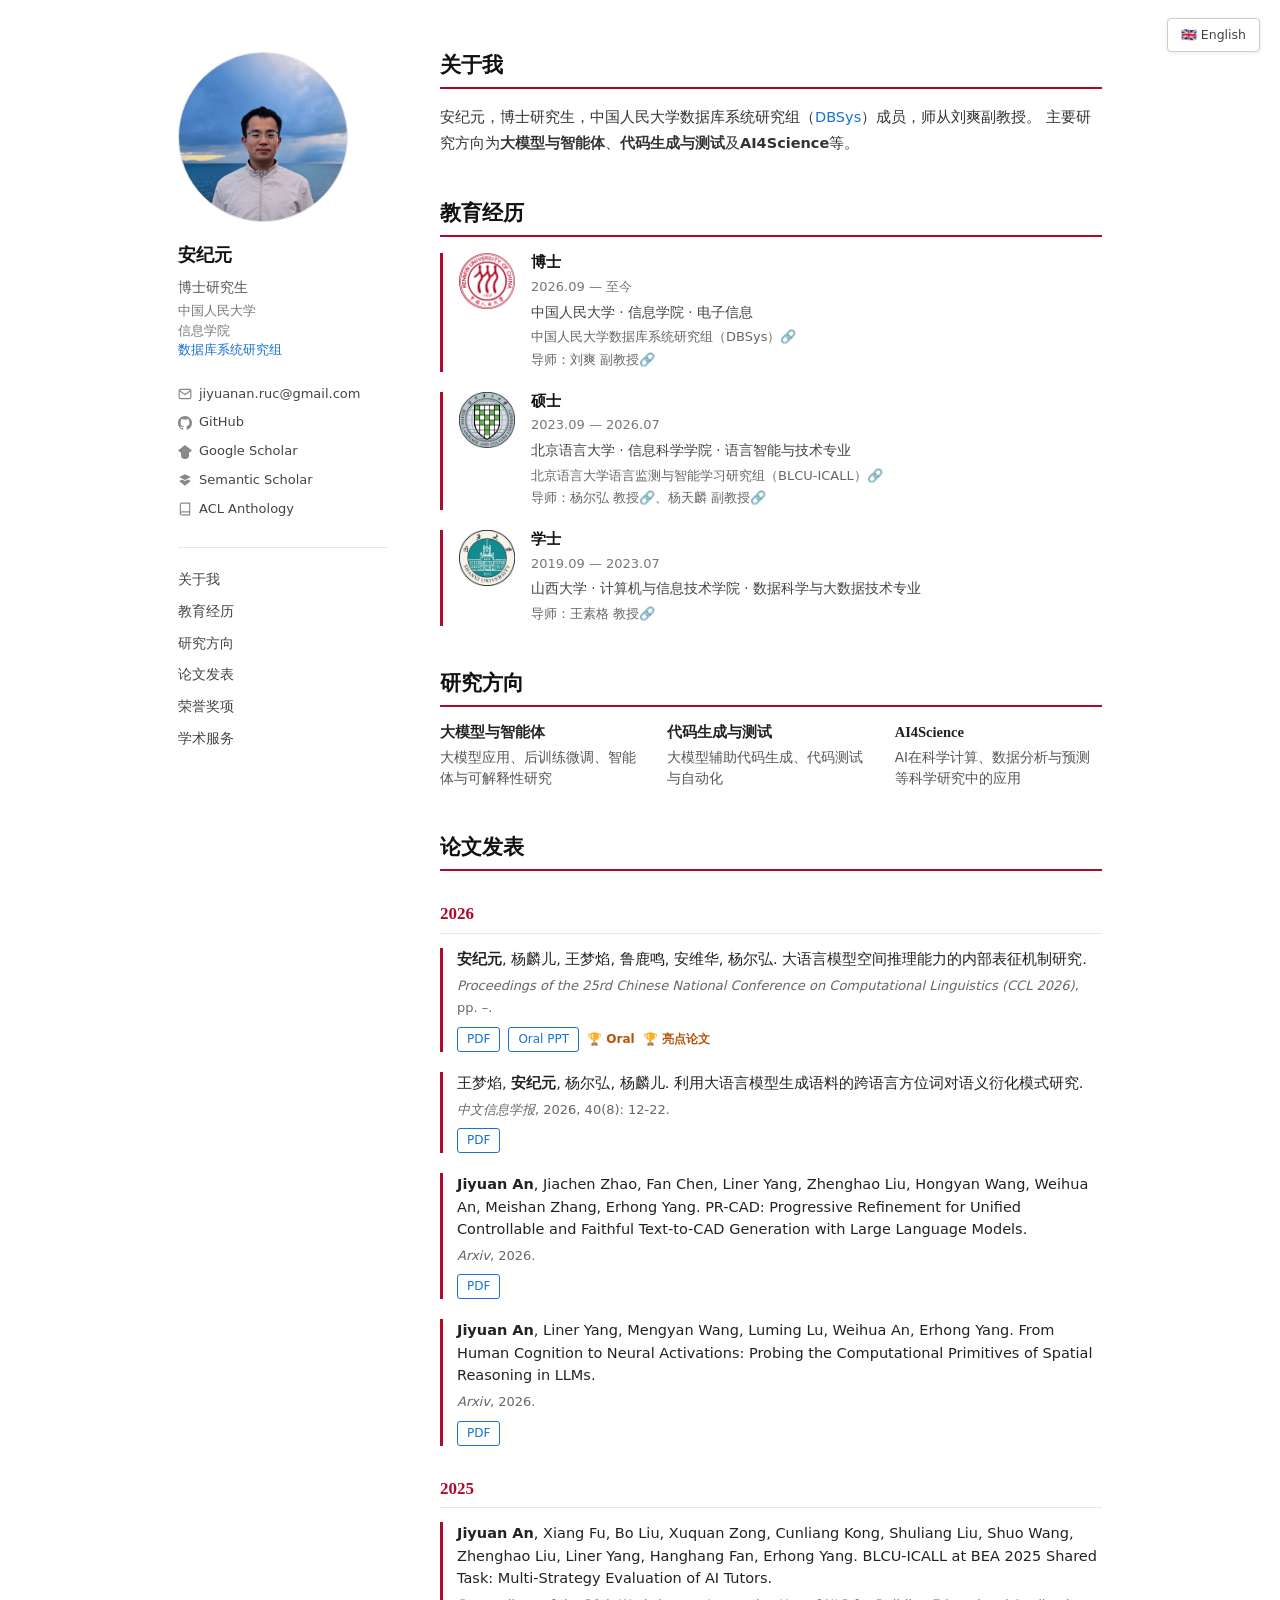
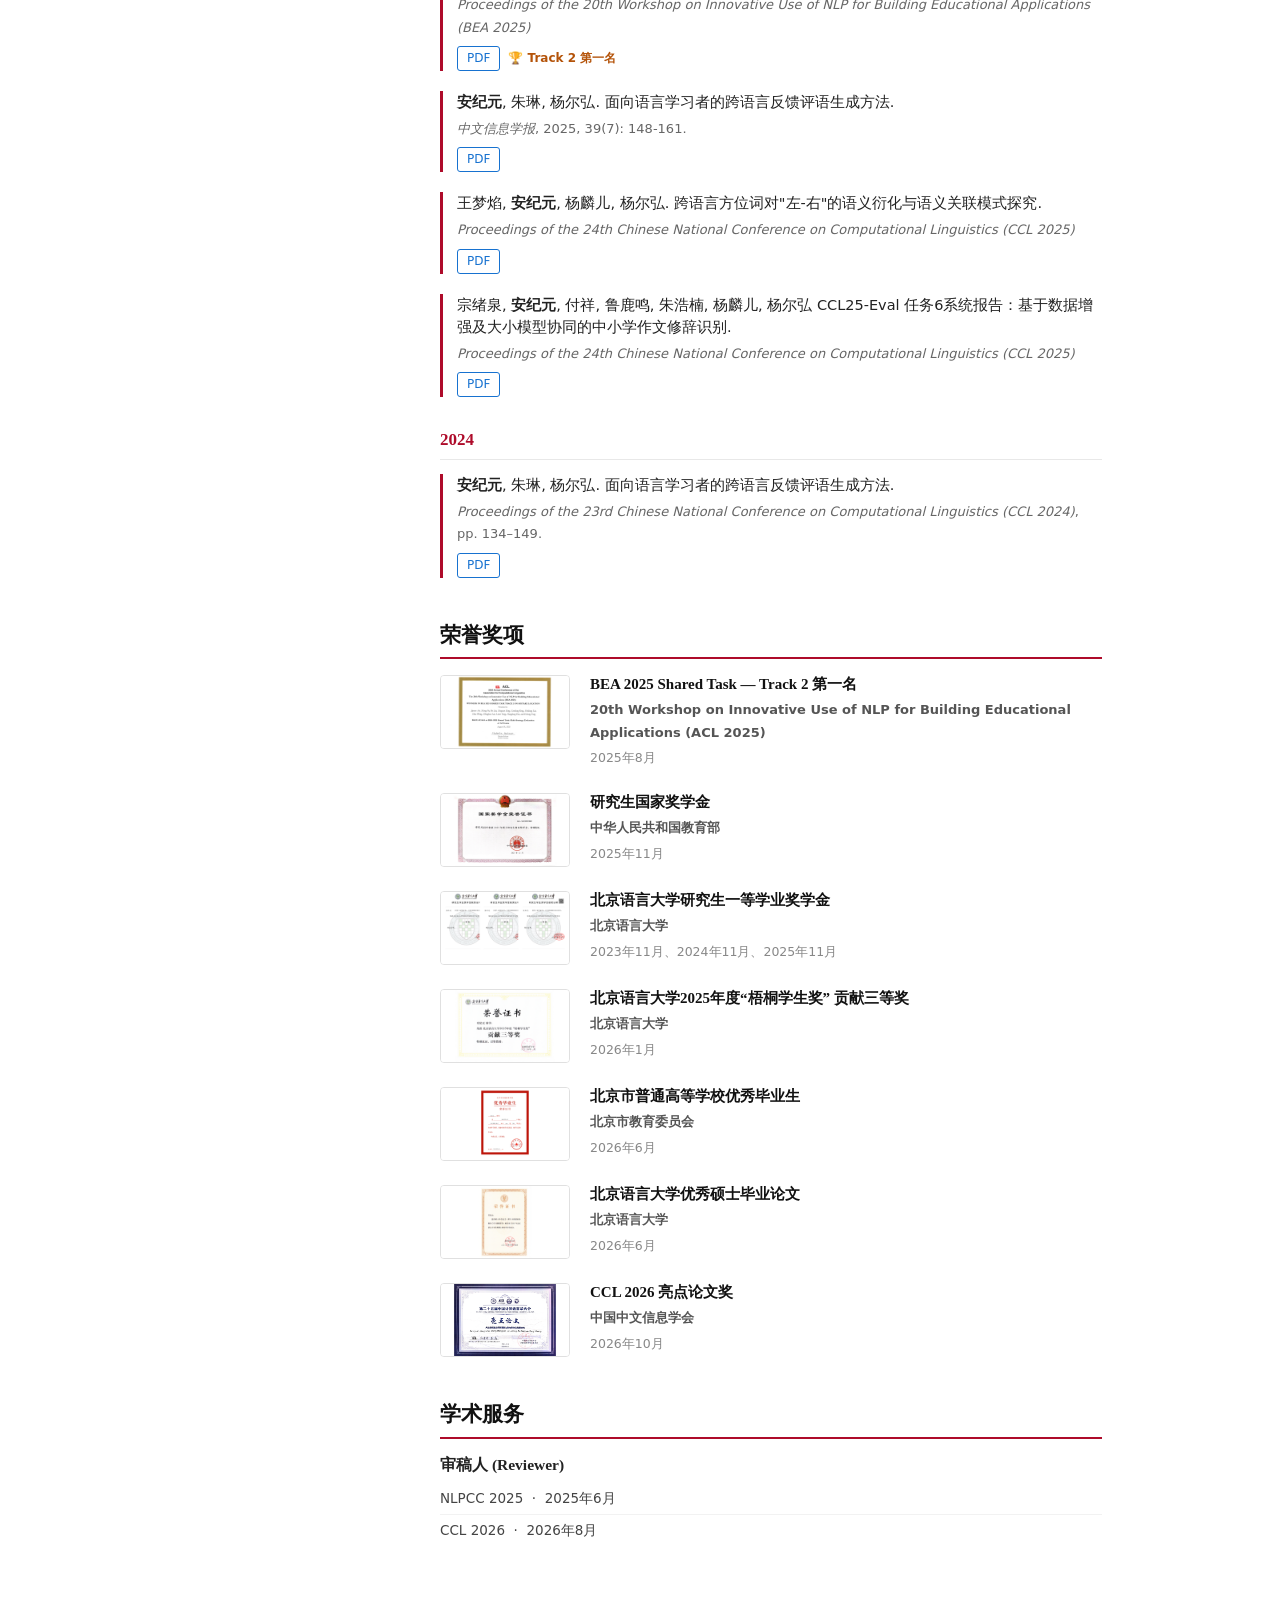
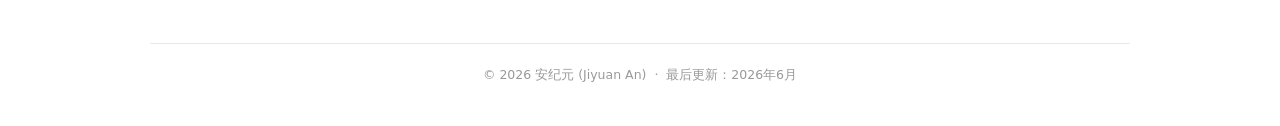
<file: index.html>
<!DOCTYPE html>
<html lang="zh-CN">
<head>
<meta charset="UTF-8" />
<meta name="viewport" content="width=device-width, initial-scale=1" />
<title>安纪元 | Jiyuan An</title>
<meta name="description" content="安纪元，中国人民大学博士研究生。" />
<link rel="stylesheet" href="./styles/main.css" />
<link rel="stylesheet" href="./styles/dark-mode.css" />
</head>
<body>

<!-- 语言切换 -->
<div class="lang-switch">
  <a href="./index-en.html">🇬🇧 English</a>
</div>

<div class="page">

  <!-- 侧边栏 -->
  <aside class="sidebar">
    <div class="sidebar-inner">
      <img class="avatar" src="./assets/images/profile.jpg" alt="安纪元" />
      <div class="sidebar-name">安纪元</div>
      <div class="sidebar-title">博士研究生</div>
      <div class="sidebar-affil">
        中国人民大学<br />
        信息学院<br />
        <a href="https://ruc-deke.github.io/dbsys/" target="_blank" rel="noreferrer">数据库系统研究组</a>
      </div>

      <div class="contact-links">
        <a class="contact-link" href="mailto:jiyuanan.ruc@gmail.com">
          <svg viewBox="0 0 24 24" fill="none" stroke="currentColor" stroke-width="2">
            <path d="M4 4h16c1.1 0 2 .9 2 2v12c0 1.1-.9 2-2 2H4c-1.1 0-2-.9-2-2V6c0-1.1.9-2 2-2z"></path>
            <polyline points="22,6 12,13 2,6"></polyline>
          </svg>
          jiyuanan.ruc@gmail.com
        </a>
        <a class="contact-link" href="https://github.com/JiyuanAn" target="_blank" rel="noreferrer">
          <svg viewBox="0 0 24 24" fill="currentColor">
            <path d="M12 0c-6.626 0-12 5.373-12 12 0 5.302 3.438 9.8 8.207 11.387.599.111.793-.261.793-.577v-2.234c-3.338.726-4.033-1.416-4.033-1.416-.546-1.387-1.333-1.756-1.333-1.756-1.089-.745.083-.729.083-.729 1.205.084 1.839 1.237 1.839 1.237 1.07 1.834 2.807 1.304 3.492.997.107-.775.418-1.305.762-1.604-2.665-.305-5.467-1.334-5.467-5.931 0-1.311.469-2.381 1.236-3.221-.124-.303-.535-1.524.117-3.176 0 0 1.008-.322 3.301 1.23.957-.266 1.983-.399 3.003-.404 1.02.005 2.047.138 3.006.404 2.291-1.552 3.297-1.23 3.297-1.23.653 1.653.242 2.874.118 3.176.77.84 1.235 1.911 1.235 3.221 0 4.609-2.807 5.624-5.479 5.921.43.372.823 1.102.823 2.222v3.293c0 .319.192.694.801.576 4.765-1.589 8.199-6.086 8.199-11.386 0-6.627-5.373-12-12-12z"/>
          </svg>
          GitHub
        </a>
        <a class="contact-link" href="https://scholar.google.com/citations?user=q-O2LUIAAAAJ" target="_blank" rel="noreferrer">
          <svg viewBox="0 0 24 24" fill="currentColor">
            <path d="M5.242 13.769L0 9.5 12 0l12 9.5-5.242 4.269C17.548 11.249 14.978 9.5 12 9.5c-2.977 0-5.548 1.748-6.758 4.269zM12 10a7 7 0 1 0 0 14 7 7 0 0 0 0-14z"/>
          </svg>
          Google Scholar
        </a>
        <a class="contact-link" href="https://www.semanticscholar.org/author/Jiyuan-An/2285341491" target="_blank" rel="noreferrer">
          <svg viewBox="0 0 24 24" fill="currentColor">
            <path d="M12 2L2 7l10 5 10-5-10-5zm0 9l2.5-1.25L12 8.5l-2.5 1.25L12 11zm0 2.5l-5-2.5-5 2.5L12 22l10-8.5-5-2.5-5 2.5z"/>
          </svg>
          Semantic Scholar
        </a>
        <a class="contact-link" href="https://aclanthology.org/people/jiyuan-an/" target="_blank" rel="noreferrer">
          <svg viewBox="0 0 24 24" fill="none" stroke="currentColor" stroke-width="2">
            <path d="M4 19.5A2.5 2.5 0 0 1 6.5 17H20"></path>
            <path d="M6.5 2H20v20H6.5A2.5 2.5 0 0 1 4 19.5v-15A2.5 2.5 0 0 1 6.5 2z"></path>
          </svg>
          ACL Anthology
        </a>
      </div>

      <nav class="sidebar-nav">
        <a href="#about">关于我</a>
        <a href="#education">教育经历</a>
        <a href="#research">研究方向</a>
        <a href="#publications">论文发表</a>
        <a href="#awards">荣誉奖项</a>
        <a href="#service">学术服务</a>
      </nav>
    </div>
  </aside>

  <!-- 主内容区 -->
  <main class="main">

    <section id="about">
      <h2 class="section-title">关于我</h2>
      <div class="about-text">
        <p>
          安纪元，博士研究生，中国人民大学数据库系统研究组（<a href="https://ruc-deke.github.io/dbsys/" target="_blank" rel="noreferrer">DBSys</a>）成员，师从刘爽副教授。
          主要研究方向为<strong>大模型与智能体</strong>、<strong>代码生成与测试</strong>及<strong>AI4Science</strong>等。 
        </p>
        <!-- <p>
          研究兴趣主要集中在大语言模型应用与可解释性、代码生成与测试、AI4Science等领域，
          目前专注于探索大语言模型在教育和代码领域的应用，以及如何提升模型的可控性与可解释性。
        </p> -->
      </div>
    </section>

    <section id="education">
      <h2 class="section-title">教育经历</h2>
      <div class="edu-list">
        <div class="edu-item">
          <img class="edu-logo" src="./assets/images/RUC.png" alt="中国人民大学" />
          <div class="edu-body">
            <h3>博士</h3>
            <div class="edu-meta">2026.09 — 至今</div>
            <div class="edu-inst">中国人民大学 · 信息学院 · 电子信息</div>
            <div class="edu-note">中国人民大学数据库系统研究组（DBSys）<a href="https://ruc-deke.github.io/dbsys/" target="_blank" rel="noreferrer">🔗</a></div>
            <div class="edu-note">导师：刘爽 副教授<a href="https://liushuangcs.github.io/" target="_blank" rel="noreferrer">🔗</a></div>
          </div>
        </div>
        <div class="edu-item">
          <img class="edu-logo" src="./assets/images/BLCU.jpg" alt="北京语言大学" />
          <div class="edu-body">
            <h3>硕士</h3>
            <div class="edu-meta">2023.09 — 2026.07</div>
            <div class="edu-inst">北京语言大学 · 信息科学学院 · 语言智能与技术专业</div>
            <div class="edu-note">北京语言大学语言监测与智能学习研究组（BLCU-ICALL）<a href="https://blcuicall.org/" target="_blank" rel="noreferrer">🔗</a></div>
            <div class="edu-note">导师：杨尔弘 教授<a href="https://blcuicall.org/teachers/yangerhong/" target="_blank" rel="noreferrer">🔗</a>、杨天麟 副教授<a href="https://tianlinyang.github.io/" target="_blank" rel="noreferrer">🔗</a></div>
          </div>
        </div>
        <div class="edu-item">
          <img class="edu-logo" src="./assets/images/SXU.jpg" alt="山西大学" />
          <div class="edu-body">
            <h3>学士</h3>
            <div class="edu-meta">2019.09 — 2023.07</div>
            <div class="edu-inst">山西大学 · 计算机与信息技术学院 · 数据科学与大数据技术专业</div>
            <div class="edu-note">导师：王素格 教授<a href="https://cs.sxu.edu.cn/faculty/professor/1430/index.htm" target="_blank" rel="noreferrer">🔗</a></div>
          </div>
        </div>
      </div>
    </section>

    <section id="research">
      <h2 class="section-title">研究方向</h2>
      <div class="research-grid">
        <div class="research-item">
          <h3>大模型与智能体</h3>
          <p>大模型应用、后训练微调、智能体与可解释性研究</p>
        </div>
        <div class="research-item">
          <h3>代码生成与测试</h3>
          <p>大模型辅助代码生成、代码测试与自动化</p>
        </div>
        <div class="research-item">
          <h3>AI4Science</h3>
          <p>AI在科学计算、数据分析与预测等科学研究中的应用</p>
        </div>
      </div>
    </section>

    <section id="publications">
      <h2 class="section-title">论文发表</h2>

      <div class="pub-year">2026</div>

      <div class="pub-item">
        <div class="pub-title">
          <strong>安纪元</strong>, 杨麟儿, 王梦焰, 鲁鹿鸣, 安维华, 杨尔弘.
          大语言模型空间推理能力的内部表征机制研究.
        </div>
        <div class="pub-venue"><em>Proceedings of the 25rd Chinese National Conference on Computational Linguistics (CCL 2026)</em>, pp. –.</div>
        <div class="pub-links">
          <a class="pub-link" href="./papers/CCL2026_0657.pdf" target="_blank" rel="noreferrer">PDF</a>
          <a class="pub-link" href="./slides/大语言模型空间推理能力的内部表征机制研究汇报_20261017_安纪元_V9.pdf" target="_blank" rel="noreferrer">Oral PPT</a>
          <span class="pub-award">🏆 Oral</span>
          <span class="pub-award">🏆 亮点论文</span>
        </div>
      </div>

      <div class="pub-item">
        <div class="pub-title">
          王梦焰, <strong>安纪元</strong>, 杨尔弘, 杨麟儿.
          利用大语言模型生成语料的跨语言方位词对语义衍化模式研究.
        </div>
        <div class="pub-venue"><em>中文信息学报</em>, 2026, 40(8): 12-22.</div>
        <div class="pub-links">
          <a class="pub-link" href="./papers/JoCIP_202608.pdf" target="_blank" rel="noreferrer">PDF</a>
        </div>
      </div>

      <div class="pub-item">
        <div class="pub-title">
          <strong>Jiyuan An</strong>, Jiachen Zhao, Fan Chen, Liner Yang, Zhenghao Liu, Hongyan Wang, Weihua An, Meishan Zhang, Erhong Yang.
          PR-CAD: Progressive Refinement for Unified Controllable and Faithful Text-to-CAD Generation with Large Language Models.
        </div>
        <div class="pub-venue"><em>Arxiv</em>, 2026.</div>
        <div class="pub-links">
          <a class="pub-link" href="https://arxiv.org/pdf/2604.19773" target="_blank" rel="noreferrer">PDF</a>
        </div>
      </div>

      <div class="pub-item">
        <div class="pub-title">
          <strong>Jiyuan An</strong>, Liner Yang, Mengyan Wang, Luming Lu, Weihua An, Erhong Yang.
          From Human Cognition to Neural Activations: Probing the Computational Primitives of Spatial Reasoning in LLMs.
        </div>
        <div class="pub-venue"><em>Arxiv</em>, 2026.</div>
        <div class="pub-links">
          <a class="pub-link" href="https://arxiv.org/pdf/2603.26323" target="_blank" rel="noreferrer">PDF</a>
        </div>
      </div>

      <div class="pub-year">2025</div>

      <div class="pub-item">
        <div class="pub-title">
          <strong>Jiyuan An</strong>, Xiang Fu, Bo Liu, Xuquan Zong, Cunliang Kong, Shuliang Liu, Shuo Wang, Zhenghao Liu, Liner Yang, Hanghang Fan, Erhong Yang.
          BLCU-ICALL at BEA 2025 Shared Task: Multi-Strategy Evaluation of AI Tutors.
        </div>
        <div class="pub-venue"><em>Proceedings of the 20th Workshop on Innovative Use of NLP for Building Educational Applications (BEA 2025)</em></div>
        <div class="pub-links">
          <a class="pub-link" href="https://aclanthology.org/2025.bea-1.84.pdf" target="_blank" rel="noreferrer">PDF</a>
          <span class="pub-award">🏆 Track 2 第一名</span>
        </div>
      </div>

      <div class="pub-item">
        <div class="pub-title">
          <strong>安纪元</strong>, 朱琳, 杨尔弘.
          面向语言学习者的跨语言反馈评语生成方法.
        </div>
        <div class="pub-venue"><em>中文信息学报</em>, 2025, 39(7): 148-161.</div>
        <div class="pub-links">
          <a class="pub-link" href="./papers/JoCIP_202507.pdf" target="_blank" rel="noreferrer">PDF</a>
        </div>
      </div>

      <div class="pub-item">
        <div class="pub-title">
          王梦焰, <strong>安纪元</strong>, 杨麟儿, 杨尔弘.
          跨语言方位词对"左-右"的语义衍化与语义关联模式探究.
        </div>
        <div class="pub-venue"><em>Proceedings of the 24th Chinese National Conference on Computational Linguistics (CCL 2025)</em></div>
        <div class="pub-links">
          <a class="pub-link" href="https://aclanthology.org/2025.ccl-1.52.pdf" target="_blank" rel="noreferrer">PDF</a>
        </div>
      </div>

      <div class="pub-item">
        <div class="pub-title">
          宗绪泉, <strong>安纪元</strong>, 付祥, 鲁鹿鸣, 朱浩楠, 杨麟儿, 杨尔弘
          CCL25-Eval 任务6系统报告：基于数据增强及大小模型协同的中小学作文修辞识别.
        </div>
        <div class="pub-venue"><em>Proceedings of the 24th Chinese National Conference on Computational Linguistics (CCL 2025)</em></div>
        <div class="pub-links">
          <a class="pub-link" href="https://aclanthology.org/2025.ccl-2.28.pdf" target="_blank" rel="noreferrer">PDF</a>
        </div>
      </div>

      <div class="pub-year">2024</div>

      <div class="pub-item">
        <div class="pub-title">
          <strong>安纪元</strong>, 朱琳, 杨尔弘.
          面向语言学习者的跨语言反馈评语生成方法.
        </div>
        <div class="pub-venue"><em>Proceedings of the 23rd Chinese National Conference on Computational Linguistics (CCL 2024)</em>, pp. 134–149.</div>
        <div class="pub-links">
          <a class="pub-link" href="https://aclanthology.org/2024.ccl-1.10.pdf" target="_blank" rel="noreferrer">PDF</a>
        </div>
      </div>

    </section>

    <section id="awards">
      <h2 class="section-title">荣誉奖项</h2>
      <div class="awards-list">
        <div class="award-item">
          <img class="award-img" src="./assets/images/BEA_ST_2025.png" alt="BEA 2025 Award" />
          <div class="award-body">
            <h3>BEA 2025 Shared Task — Track 2 第一名</h3>
            <div class="award-org">20th Workshop on Innovative Use of NLP for Building Educational Applications (ACL 2025)</div>
            <div class="award-date">2025年8月</div>
          </div>
        </div>
        <div class="award-item">
          <img class="award-img" src="./assets/images/M_GJJXJ.png" alt="国家奖学金" />
          <div class="award-body">
            <h3>研究生国家奖学金</h3>
            <div class="award-org">中华人民共和国教育部</div>
            <div class="award-date">2025年11月</div>
          </div>
        </div>
        <div class="award-item">
          <img class="award-img" src="./assets/images/M_XYJXJ.png" alt="学业奖学金" />
          <div class="award-body">
            <h3>北京语言大学研究生一等学业奖学金</h3>
            <div class="award-org">北京语言大学</div>
            <div class="award-date">2023年11月、2024年11月、2025年11月</div>
          </div>
        </div>
        <div class="award-item">
          <img class="award-img" src="./assets/images/M_WTJXJ.png" alt="梧桐学生奖" />
          <div class="award-body">
            <h3>北京语言大学2025年度“梧桐学生奖” 贡献三等奖</h3>
            <div class="award-org">北京语言大学</div>
            <div class="award-date">2026年1月</div>
          </div>
        </div>
        <div class="award-item">
          <img class="award-img" src="./assets/images/M_YXBYS.png" alt="优秀毕业生" />
          <div class="award-body">
            <h3>北京市普通高等学校优秀毕业生</h3>
            <div class="award-org">北京市教育委员会</div>
            <div class="award-date">2026年6月</div>
          </div>
        </div>
        <div class="award-item">
          <img class="award-img" src="./assets/images/M_YXBYLW.png" alt="优秀毕业论文" />
          <div class="award-body">
            <h3>北京语言大学优秀硕士毕业论文</h3>
            <div class="award-org">北京语言大学</div>
            <div class="award-date">2026年6月</div>
          </div>
        </div>
        <div class="award-item">
          <img class="award-img" src="./assets/images/CCL_2026.png" alt="亮点论文" />
          <div class="award-body">
            <h3>CCL 2026 亮点论文奖</h3>
            <div class="award-org">中国中文信息学会</div>
            <div class="award-date">2026年10月</div>
          </div>
        </div>
      </div>
    </section>

    <section id="service">
      <h2 class="section-title">学术服务</h2>
      <div class="service-group">
        <h3>审稿人 (Reviewer)</h3>
        <ul>
          <li>NLPCC 2025 &nbsp;·&nbsp; 2025年6月</li>
          <li>CCL 2026 &nbsp;·&nbsp; 2026年8月</li>
        </ul>
      </div>
    </section>

  </main>
</div>

<footer>
  <p>&copy; 2026 安纪元 (Jiyuan An) &nbsp;·&nbsp; 最后更新：2026年6月</p>
</footer>

<script src="./scripts/main.js"></script>
</body>
</html>
</file>
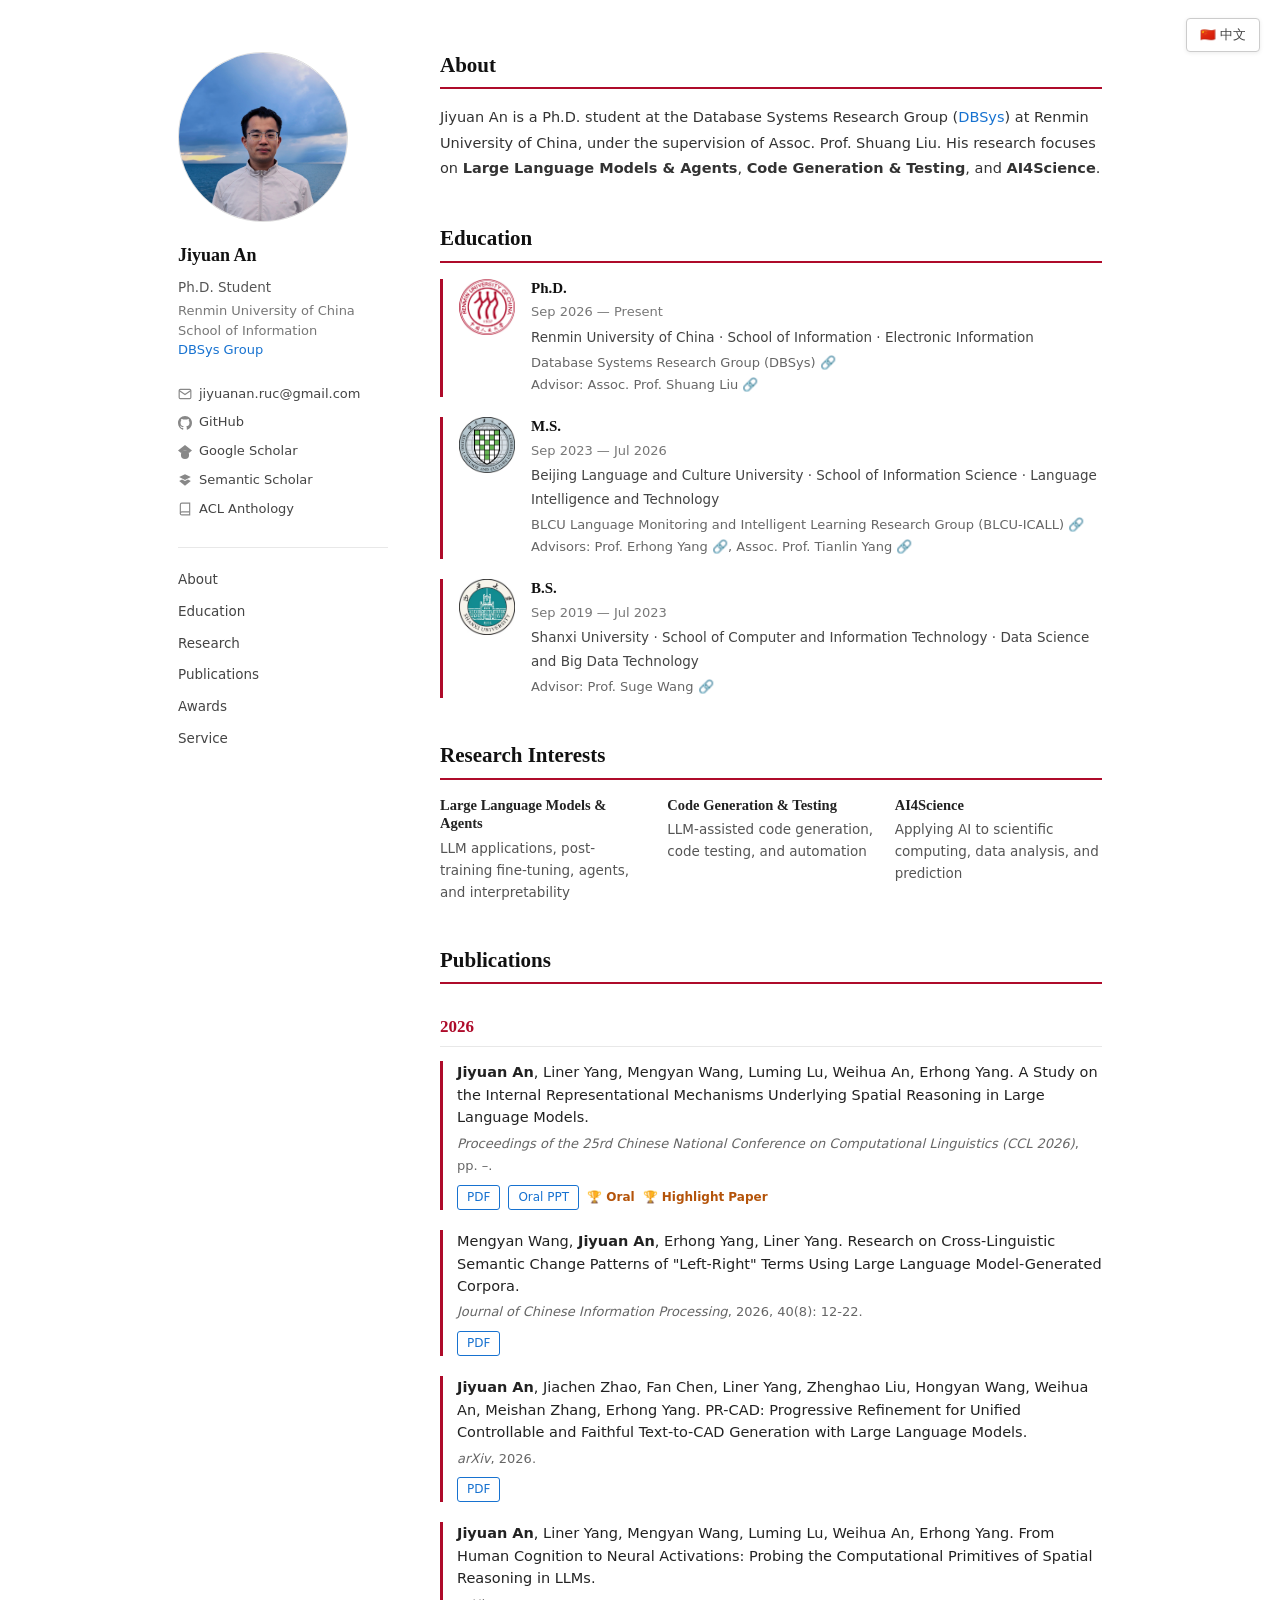
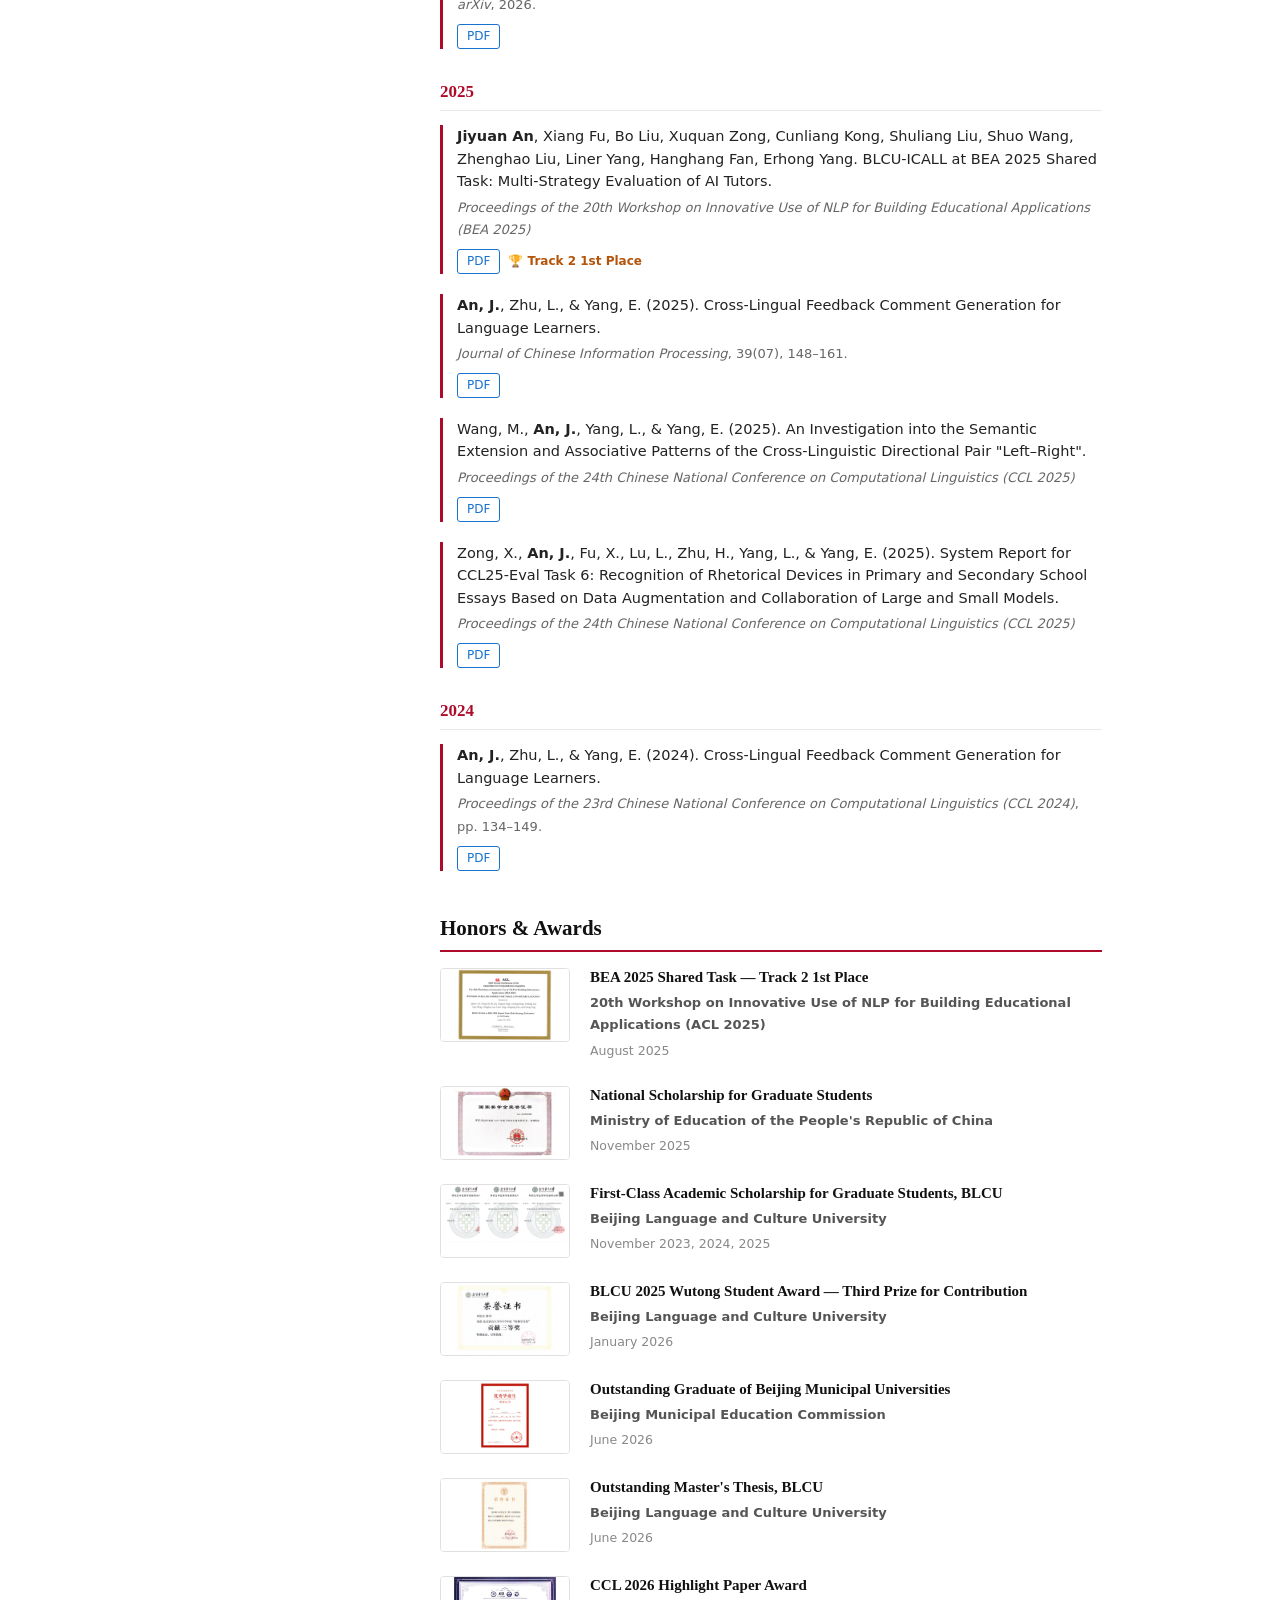
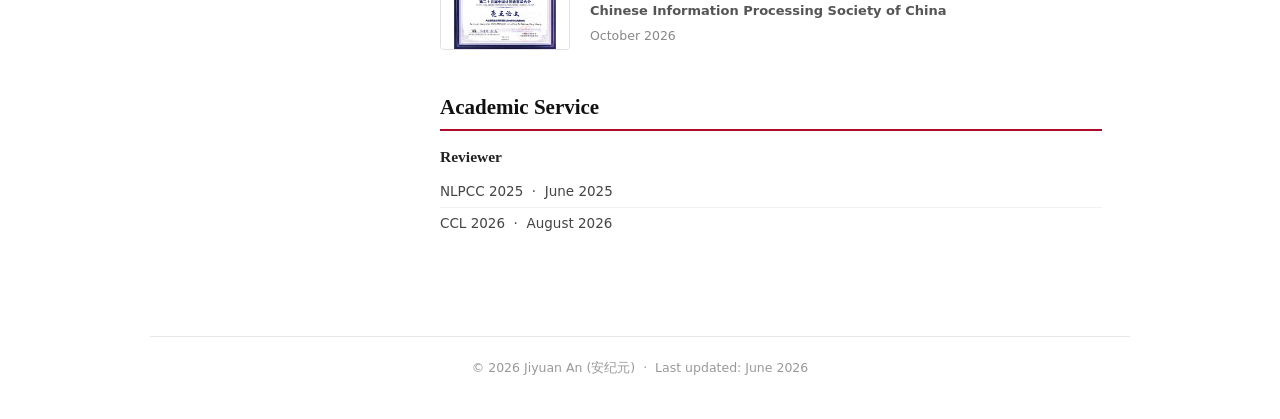
<file: index-en.html>
<!DOCTYPE html>
<html lang="en">
<head>
<meta charset="UTF-8" />
<meta name="viewport" content="width=device-width, initial-scale=1" />
<title>Jiyuan An | 安纪元</title>
<meta name="description" content="Jiyuan An, Ph.D. student at Renmin University of China. Research interests: LLMs, Code Generation &amp; Testing, AI4Science." />
<link rel="stylesheet" href="./styles/main.css" />
<link rel="stylesheet" href="./styles/dark-mode.css" />
</head>
<body>

<!-- Language Switch -->
<div class="lang-switch">
  <a href="./index.html">🇨🇳 中文</a>
</div>

<div class="page">

  <!-- Sidebar -->
  <aside class="sidebar">
    <div class="sidebar-inner">
      <img class="avatar" src="./assets/images/profile.jpg" alt="Jiyuan An" />
      <div class="sidebar-name">Jiyuan An</div>
      <div class="sidebar-title">Ph.D. Student</div>
      <div class="sidebar-affil">
        Renmin University of China<br />
        School of Information<br />
        <a href="https://ruc-deke.github.io/dbsys/" target="_blank" rel="noreferrer">DBSys Group</a>
      </div>

      <div class="contact-links">
        <a class="contact-link" href="mailto:jiyuanan.ruc@gmail.com">
          <svg viewBox="0 0 24 24" fill="none" stroke="currentColor" stroke-width="2">
            <path d="M4 4h16c1.1 0 2 .9 2 2v12c0 1.1-.9 2-2 2H4c-1.1 0-2-.9-2-2V6c0-1.1.9-2 2-2z"></path>
            <polyline points="22,6 12,13 2,6"></polyline>
          </svg>
          jiyuanan.ruc@gmail.com
        </a>
        <a class="contact-link" href="https://github.com/JiyuanAn" target="_blank" rel="noreferrer">
          <svg viewBox="0 0 24 24" fill="currentColor">
            <path d="M12 0c-6.626 0-12 5.373-12 12 0 5.302 3.438 9.8 8.207 11.387.599.111.793-.261.793-.577v-2.234c-3.338.726-4.033-1.416-4.033-1.416-.546-1.387-1.333-1.756-1.333-1.756-1.089-.745.083-.729.083-.729 1.205.084 1.839 1.237 1.839 1.237 1.07 1.834 2.807 1.304 3.492.997.107-.775.418-1.305.762-1.604-2.665-.305-5.467-1.334-5.467-5.931 0-1.311.469-2.381 1.236-3.221-.124-.303-.535-1.524.117-3.176 0 0 1.008-.322 3.301 1.23.957-.266 1.983-.399 3.003-.404 1.02.005 2.047.138 3.006.404 2.291-1.552 3.297-1.23 3.297-1.23.653 1.653.242 2.874.118 3.176.77.84 1.235 1.911 1.235 3.221 0 4.609-2.807 5.624-5.479 5.921.43.372.823 1.102.823 2.222v3.293c0 .319.192.694.801.576 4.765-1.589 8.199-6.086 8.199-11.386 0-6.627-5.373-12-12-12z"/>
          </svg>
          GitHub
        </a>
        <a class="contact-link" href="https://scholar.google.com/citations?user=q-O2LUIAAAAJ" target="_blank" rel="noreferrer">
          <svg viewBox="0 0 24 24" fill="currentColor">
            <path d="M5.242 13.769L0 9.5 12 0l12 9.5-5.242 4.269C17.548 11.249 14.978 9.5 12 9.5c-2.977 0-5.548 1.748-6.758 4.269zM12 10a7 7 0 1 0 0 14 7 7 0 0 0 0-14z"/>
          </svg>
          Google Scholar
        </a>
        <a class="contact-link" href="https://www.semanticscholar.org/author/Jiyuan-An/2285341491" target="_blank" rel="noreferrer">
          <svg viewBox="0 0 24 24" fill="currentColor">
            <path d="M12 2L2 7l10 5 10-5-10-5zm0 9l2.5-1.25L12 8.5l-2.5 1.25L12 11zm0 2.5l-5-2.5-5 2.5L12 22l10-8.5-5-2.5-5 2.5z"/>
          </svg>
          Semantic Scholar
        </a>
        <a class="contact-link" href="https://aclanthology.org/people/jiyuan-an/" target="_blank" rel="noreferrer">
          <svg viewBox="0 0 24 24" fill="none" stroke="currentColor" stroke-width="2">
            <path d="M4 19.5A2.5 2.5 0 0 1 6.5 17H20"></path>
            <path d="M6.5 2H20v20H6.5A2.5 2.5 0 0 1 4 19.5v-15A2.5 2.5 0 0 1 6.5 2z"></path>
          </svg>
          ACL Anthology
        </a>
      </div>

      <nav class="sidebar-nav">
        <a href="#about">About</a>
        <a href="#education">Education</a>
        <a href="#research">Research</a>
        <a href="#publications">Publications</a>
        <a href="#awards">Awards</a>
        <a href="#service">Service</a>
      </nav>
    </div>
  </aside>

  <!-- Main Content -->
  <main class="main">

    <section id="about">
      <h2 class="section-title">About</h2>
      <div class="about-text">
        <p>
          Jiyuan An is a Ph.D. student at the Database Systems Research Group
          (<a href="https://ruc-deke.github.io/dbsys/" target="_blank" rel="noreferrer">DBSys</a>)
          at Renmin University of China, under the supervision of Assoc. Prof. Shuang Liu.
          His research focuses on <strong>Large Language Models &amp; Agents</strong>,
          <strong>Code Generation &amp; Testing</strong>, and <strong>AI4Science</strong>.
        </p>
      </div>
    </section>

    <section id="education">
      <h2 class="section-title">Education</h2>
      <div class="edu-list">
        <div class="edu-item">
          <img class="edu-logo" src="./assets/images/RUC.png" alt="Renmin University of China" />
          <div class="edu-body">
            <h3>Ph.D.</h3>
            <div class="edu-meta">Sep 2026 — Present</div>
            <div class="edu-inst">Renmin University of China · School of Information · Electronic Information</div>
            <div class="edu-note">Database Systems Research Group (DBSys) <a href="https://ruc-deke.github.io/dbsys/" target="_blank" rel="noreferrer">🔗</a></div>
            <div class="edu-note">Advisor: Assoc. Prof. Shuang Liu <a href="https://liushuangcs.github.io/" target="_blank" rel="noreferrer">🔗</a></div>
          </div>
        </div>
        <div class="edu-item">
          <img class="edu-logo" src="./assets/images/BLCU.jpg" alt="Beijing Language and Culture University" />
          <div class="edu-body">
            <h3>M.S.</h3>
            <div class="edu-meta">Sep 2023 — Jul 2026</div>
            <div class="edu-inst">Beijing Language and Culture University · School of Information Science · Language Intelligence and Technology</div>
            <div class="edu-note">BLCU Language Monitoring and Intelligent Learning Research Group (BLCU-ICALL) <a href="https://blcuicall.org/" target="_blank" rel="noreferrer">🔗</a></div>
            <div class="edu-note">Advisors: Prof. Erhong Yang <a href="https://blcuicall.org/teachers/yangerhong/" target="_blank" rel="noreferrer">🔗</a>, Assoc. Prof. Tianlin Yang <a href="https://tianlinyang.github.io/" target="_blank" rel="noreferrer">🔗</a></div>
          </div>
        </div>
        <div class="edu-item">
          <img class="edu-logo" src="./assets/images/SXU.jpg" alt="Shanxi University" />
          <div class="edu-body">
            <h3>B.S.</h3>
            <div class="edu-meta">Sep 2019 — Jul 2023</div>
            <div class="edu-inst">Shanxi University · School of Computer and Information Technology · Data Science and Big Data Technology</div>
            <div class="edu-note">Advisor: Prof. Suge Wang <a href="https://cs.sxu.edu.cn/faculty/professor/1430/index.htm" target="_blank" rel="noreferrer">🔗</a></div>
          </div>
        </div>
      </div>
    </section>

    <section id="research">
      <h2 class="section-title">Research Interests</h2>
      <div class="research-grid">
        <div class="research-item">
          <h3>Large Language Models &amp; Agents</h3>
          <p>LLM applications, post-training fine-tuning, agents, and interpretability</p>
        </div>
        <div class="research-item">
          <h3>Code Generation &amp; Testing</h3>
          <p>LLM-assisted code generation, code testing, and automation</p>
        </div>
        <div class="research-item">
          <h3>AI4Science</h3>
          <p>Applying AI to scientific computing, data analysis, and prediction</p>
        </div>
      </div>
    </section>

    <section id="publications">
      <h2 class="section-title">Publications</h2>

      <div class="pub-year">2026</div>

      <div class="pub-item">
        <div class="pub-title">
          <strong>Jiyuan An</strong>, Liner Yang, Mengyan Wang, Luming Lu, Weihua An, Erhong Yang.
          A Study on the Internal Representational Mechanisms Underlying Spatial Reasoning in Large Language Models.
        </div>
        <div class="pub-venue"><em>Proceedings of the 25rd Chinese National Conference on Computational Linguistics (CCL 2026)</em>, pp. –.</div>
        <div class="pub-links">
          <a class="pub-link" href="./papers/CCL2026_0657.pdf" target="_blank" rel="noreferrer">PDF</a>
          <a class="pub-link" href="./slides/大语言模型空间推理能力的内部表征机制研究汇报_20261017_安纪元_V9.pdf" target="_blank" rel="noreferrer">Oral PPT</a>
          <span class="pub-award">🏆 Oral</span>
          <span class="pub-award">🏆 Highlight Paper</span>
        </div>
      </div>

      <div class="pub-item">
        <div class="pub-title">
          Mengyan Wang, <strong>Jiyuan An</strong>, Erhong Yang, Liner Yang.
          Research on Cross-Linguistic Semantic Change Patterns of "Left-Right" Terms Using Large Language Model-Generated Corpora.
        </div>
        <div class="pub-venue"><em>Journal of Chinese Information Processing</em>, 2026, 40(8): 12-22.</div>
        <div class="pub-links">
          <a class="pub-link" href="./papers/JoCIP_202608.pdf" target="_blank" rel="noreferrer">PDF</a>
        </div>
      </div>

      <div class="pub-item">
        <div class="pub-title">
          <strong>Jiyuan An</strong>, Jiachen Zhao, Fan Chen, Liner Yang, Zhenghao Liu, Hongyan Wang, Weihua An, Meishan Zhang, Erhong Yang.
          PR-CAD: Progressive Refinement for Unified Controllable and Faithful Text-to-CAD Generation with Large Language Models.
        </div>
        <div class="pub-venue"><em>arXiv</em>, 2026.</div>
        <div class="pub-links">
          <a class="pub-link" href="https://arxiv.org/pdf/2604.19773" target="_blank" rel="noreferrer">PDF</a>
        </div>
      </div>

      <div class="pub-item">
        <div class="pub-title">
          <strong>Jiyuan An</strong>, Liner Yang, Mengyan Wang, Luming Lu, Weihua An, Erhong Yang.
          From Human Cognition to Neural Activations: Probing the Computational Primitives of Spatial Reasoning in LLMs.
        </div>
        <div class="pub-venue"><em>arXiv</em>, 2026.</div>
        <div class="pub-links">
          <a class="pub-link" href="https://arxiv.org/pdf/2603.26323" target="_blank" rel="noreferrer">PDF</a>
        </div>
      </div>

      <div class="pub-year">2025</div>

      <div class="pub-item">
        <div class="pub-title">
          <strong>Jiyuan An</strong>, Xiang Fu, Bo Liu, Xuquan Zong, Cunliang Kong, Shuliang Liu, Shuo Wang, Zhenghao Liu, Liner Yang, Hanghang Fan, Erhong Yang.
          BLCU-ICALL at BEA 2025 Shared Task: Multi-Strategy Evaluation of AI Tutors.
        </div>
        <div class="pub-venue"><em>Proceedings of the 20th Workshop on Innovative Use of NLP for Building Educational Applications (BEA 2025)</em></div>
        <div class="pub-links">
          <a class="pub-link" href="https://aclanthology.org/2025.bea-1.84.pdf" target="_blank" rel="noreferrer">PDF</a>
          <span class="pub-award">🏆 Track 2 1st Place</span>
        </div>
      </div>

      <div class="pub-item">
        <div class="pub-title">
          <strong>An, J.</strong>, Zhu, L., &amp; Yang, E. (2025).
          Cross-Lingual Feedback Comment Generation for Language Learners.
        </div>
        <div class="pub-venue"><em>Journal of Chinese Information Processing</em>, 39(07), 148–161.</div>
        <div class="pub-links">
          <a class="pub-link" href="./papers/JoCIP_202507.pdf" target="_blank" rel="noreferrer">PDF</a>
        </div>
      </div>

      <div class="pub-item">
        <div class="pub-title">
          Wang, M., <strong>An, J.</strong>, Yang, L., &amp; Yang, E. (2025).
          An Investigation into the Semantic Extension and Associative Patterns of the Cross-Linguistic Directional Pair "Left–Right".
        </div>
        <div class="pub-venue"><em>Proceedings of the 24th Chinese National Conference on Computational Linguistics (CCL 2025)</em></div>
        <div class="pub-links">
          <a class="pub-link" href="https://aclanthology.org/2025.ccl-1.52.pdf" target="_blank" rel="noreferrer">PDF</a>
        </div>
      </div>

      <div class="pub-item">
        <div class="pub-title">
          Zong, X., <strong>An, J.</strong>, Fu, X., Lu, L., Zhu, H., Yang, L., &amp; Yang, E. (2025).
          System Report for CCL25-Eval Task 6: Recognition of Rhetorical Devices in Primary and Secondary School Essays Based on Data Augmentation and Collaboration of Large and Small Models.
        </div>
        <div class="pub-venue"><em>Proceedings of the 24th Chinese National Conference on Computational Linguistics (CCL 2025)</em></div>
        <div class="pub-links">
          <a class="pub-link" href="https://aclanthology.org/2025.ccl-2.28.pdf" target="_blank" rel="noreferrer">PDF</a>
        </div>
      </div>

      <div class="pub-year">2024</div>

      <div class="pub-item">
        <div class="pub-title">
          <strong>An, J.</strong>, Zhu, L., &amp; Yang, E. (2024).
          Cross-Lingual Feedback Comment Generation for Language Learners.
        </div>
        <div class="pub-venue"><em>Proceedings of the 23rd Chinese National Conference on Computational Linguistics (CCL 2024)</em>, pp. 134–149.</div>
        <div class="pub-links">
          <a class="pub-link" href="https://aclanthology.org/2024.ccl-1.10.pdf" target="_blank" rel="noreferrer">PDF</a>
        </div>
      </div>

    </section>

    <section id="awards">
      <h2 class="section-title">Honors &amp; Awards</h2>
      <div class="awards-list">
        <div class="award-item">
          <img class="award-img" src="./assets/images/BEA_ST_2025.png" alt="BEA 2025 Award" />
          <div class="award-body">
            <h3>BEA 2025 Shared Task — Track 2 1st Place</h3>
            <div class="award-org">20th Workshop on Innovative Use of NLP for Building Educational Applications (ACL 2025)</div>
            <div class="award-date">August 2025</div>
          </div>
        </div>
        <div class="award-item">
          <img class="award-img" src="./assets/images/M_GJJXJ.png" alt="National Scholarship" />
          <div class="award-body">
            <h3>National Scholarship for Graduate Students</h3>
            <div class="award-org">Ministry of Education of the People's Republic of China</div>
            <div class="award-date">November 2025</div>
          </div>
        </div>
        <div class="award-item">
          <img class="award-img" src="./assets/images/M_XYJXJ.png" alt="Academic Scholarship" />
          <div class="award-body">
            <h3>First-Class Academic Scholarship for Graduate Students, BLCU</h3>
            <div class="award-org">Beijing Language and Culture University</div>
            <div class="award-date">November 2023, 2024, 2025</div>
          </div>
        </div>
        <div class="award-item">
          <img class="award-img" src="./assets/images/M_WTJXJ.png" alt="Wutong Student Award" />
          <div class="award-body">
            <h3>BLCU 2025 Wutong Student Award — Third Prize for Contribution</h3>
            <div class="award-org">Beijing Language and Culture University</div>
            <div class="award-date">January 2026</div>
          </div>
        </div>
        <div class="award-item">
          <img class="award-img" src="./assets/images/M_YXBYS.png" alt="Outstanding Graduate" />
          <div class="award-body">
            <h3>Outstanding Graduate of Beijing Municipal Universities</h3>
            <div class="award-org">Beijing Municipal Education Commission</div>
            <div class="award-date">June 2026</div>
          </div>
        </div>
        <div class="award-item">
          <img class="award-img" src="./assets/images/M_YXBYLW.png" alt="Outstanding Master's Thesis" />
          <div class="award-body">
            <h3>Outstanding Master's Thesis, BLCU</h3>
            <div class="award-org">Beijing Language and Culture University</div>
            <div class="award-date">June 2026</div>
          </div>
        </div>
        <div class="award-item">
          <img class="award-img" src="./assets/images/CCL_2026.png" alt="Highlight Paper" />
          <div class="award-body">
            <h3>CCL 2026 Highlight Paper Award</h3>
            <div class="award-org">Chinese Information Processing Society of China</div>
            <div class="award-date">October 2026</div>
          </div>
        </div>
      </div>
    </section>

    <section id="service">
      <h2 class="section-title">Academic Service</h2>
      <div class="service-group">
        <h3>Reviewer</h3>
        <ul>
          <li>NLPCC 2025 &nbsp;·&nbsp; June 2025</li>
          <li>CCL 2026 &nbsp;·&nbsp; August 2026</li>
        </ul>
      </div>
    </section>

  </main>
</div>

<footer>
  <p>&copy; 2026 Jiyuan An (安纪元) &nbsp;·&nbsp; Last updated: June 2026</p>
</footer>

<script src="./scripts/main.js"></script>
</body>
</html>
</file>
<file: styles/main.css>
/* ===== Variables ===== */
:root {
  --ruc-red: #AE0B2A;
  --ruc-red-light: rgba(174, 11, 42, 0.12);
}

/* ===== Reset ===== */
*, *::before, *::after {
  box-sizing: border-box;
  margin: 0;
  padding: 0;
}

/* ===== Base ===== */
html {
  font-size: 15px;
  scroll-behavior: smooth;
}

body {
  background: #fff;
  color: #222;
  font-family: system-ui, -apple-system, 'Segoe UI', Helvetica, Arial, sans-serif;
  line-height: 1.75;
  -webkit-font-smoothing: antialiased;
}

h1, h2, h3, h4 {
  font-family: Georgia, 'Times New Roman', serif;
  line-height: 1.3;
}

a {
  color: #1772d0;
  text-decoration: none;
}

a:hover {
  text-decoration: underline;
}

img {
  display: block;
  max-width: 100%;
}

/* ===== Page Layout ===== */
.page {
  display: flex;
  max-width: 980px;
  margin: 0 auto;
  padding: 52px 28px;
  gap: 52px;
  align-items: flex-start;
}

/* ===== Sidebar ===== */
.sidebar {
  width: 210px;
  flex-shrink: 0;
}

.sidebar-inner {
  position: sticky;
  top: 36px;
}

.avatar {
  width: 170px;
  height: 170px;
  border-radius: 50%;
  object-fit: cover;
  margin-bottom: 18px;
  border: 1px solid #ddd;
}

.sidebar-name {
  font-family: Georgia, 'Times New Roman', serif;
  font-size: 18px;
  font-weight: 700;
  color: #111;
  margin-bottom: 4px;
}

.sidebar-title {
  font-size: 13.5px;
  color: #555;
  margin-bottom: 2px;
}

.sidebar-affil {
  font-size: 13px;
  color: #777;
  margin-bottom: 20px;
  line-height: 1.5;
}

/* Contact links */
.contact-links {
  margin-bottom: 24px;
}

.contact-link {
  display: flex;
  align-items: center;
  gap: 7px;
  font-size: 13px;
  color: #444;
  padding: 3px 0;
  text-decoration: none;
  transition: color 0.15s;
}

.contact-link:hover {
  color: #1772d0;
  text-decoration: none;
}

.contact-link svg {
  width: 14px;
  height: 14px;
  flex-shrink: 0;
  color: #888;
}

/* Sidebar nav */
.sidebar-nav {
  border-top: 1px solid #e8e8e8;
  padding-top: 16px;
}

.sidebar-nav a {
  display: block;
  font-size: 13.5px;
  color: #444;
  padding: 4px 0;
  text-decoration: none;
  transition: color 0.15s;
}

.sidebar-nav a:hover {
  color: var(--ruc-red);
  text-decoration: none;
}

/* ===== Main Content ===== */
.main {
  flex: 1;
  min-width: 0;
}

/* ===== Sections ===== */
section {
  margin-bottom: 44px;
}

.section-title {
  font-family: Georgia, 'Times New Roman', serif;
  font-size: 21px;
  font-weight: 700;
  color: #111;
  margin-bottom: 16px;
  padding-bottom: 8px;
  border-bottom: 2px solid var(--ruc-red);
}

/* ===== About ===== */
.about-text p {
  margin-bottom: 12px;
  color: #333;
  font-size: 14.5px;
}

.about-text p:last-child {
  margin-bottom: 0;
}

/* ===== Education ===== */
.edu-list {
  display: flex;
  flex-direction: column;
  gap: 20px;
}

.edu-item {
  display: flex;
  align-items: flex-start;
  gap: 16px;
  padding-left: 16px;
  border-left: 3px solid var(--ruc-red);
}

.edu-logo {
  flex-shrink: 0;
  width: 56px;
  height: 56px;
  object-fit: contain;
}

.edu-body {
  flex: 1;
  min-width: 0;
}

.edu-item h3 {
  font-family: Georgia, serif;
  font-size: 15px;
  font-weight: 700;
  color: #111;
  margin-bottom: 3px;
}

.edu-meta {
  font-size: 13px;
  color: #777;
  margin-bottom: 2px;
}

.edu-inst {
  font-size: 13.5px;
  color: #444;
  margin-bottom: 2px;
}

.edu-note {
  font-size: 13px;
  color: #666;
}

/* ===== Research ===== */
.research-grid {
  display: grid;
  grid-template-columns: repeat(auto-fit, minmax(200px, 1fr));
  gap: 20px;
}

.research-item h3 {
  font-family: Georgia, serif;
  font-size: 14.5px;
  font-weight: 700;
  color: #222;
  margin-bottom: 5px;
}

.research-item p {
  font-size: 13.5px;
  color: #555;
  line-height: 1.6;
}

/* ===== Publications ===== */
.pub-year {
  font-family: Georgia, serif;
  font-size: 17px;
  font-weight: 700;
  color: var(--ruc-red);
  margin: 28px 0 14px;
  padding-bottom: 4px;
  border-bottom: 1px solid #e8e8e8;
}

.pub-year:first-child {
  margin-top: 0;
}

.pub-item {
  margin-bottom: 20px;
  padding-left: 14px;
  border-left: 3px solid var(--ruc-red);
}

.pub-title {
  font-size: 14.5px;
  color: #222;
  line-height: 1.55;
  margin-bottom: 4px;
}

.pub-venue {
  font-size: 13px;
  color: #666;
  margin-bottom: 7px;
}

.pub-links {
  display: flex;
  gap: 8px;
  flex-wrap: wrap;
  align-items: center;
}

.pub-link {
  font-size: 12px;
  color: #1772d0;
  border: 1px solid #1772d0;
  padding: 1px 9px;
  border-radius: 3px;
  transition: all 0.15s;
  text-decoration: none;
}

.pub-link:hover {
  background: #1772d0;
  color: #fff;
  text-decoration: none;
}

.pub-award {
  font-size: 12px;
  color: #b45309;
  font-weight: 600;
}

/* ===== Awards ===== */
.awards-list {
  display: flex;
  flex-direction: column;
  gap: 24px;
}

.award-item {
  display: flex;
  gap: 20px;
  align-items: flex-start;
}

.award-img {
  width: 130px;
  flex-shrink: 0;
  border: 1px solid #e0e0e0;
  border-radius: 4px;
}

.award-body h3 {
  font-family: Georgia, serif;
  font-size: 15px;
  font-weight: 700;
  color: #111;
  margin-bottom: 4px;
}

.award-org {
  font-size: 13px;
  color: #555;
  font-weight: 600;
  margin-bottom: 3px;
}

.award-desc {
  font-size: 13px;
  color: #666;
  margin-bottom: 3px;
}

.award-date {
  font-size: 12.5px;
  color: #888;
}

/* ===== Service ===== */
.service-group {
  margin-bottom: 20px;
}

.service-group h3 {
  font-family: Georgia, serif;
  font-size: 15.5px;
  font-weight: 700;
  color: #222;
  margin-bottom: 8px;
}

.service-group ul {
  list-style: none;
  padding: 0;
}

.service-group li {
  font-size: 13.5px;
  color: #444;
  padding: 4px 0;
  border-bottom: 1px solid #f2f2f2;
}

.service-group li:last-child {
  border-bottom: none;
}

/* ===== Footer ===== */
footer {
  max-width: 980px;
  margin: 0 auto;
  padding: 20px 28px 40px;
  border-top: 1px solid #e8e8e8;
  text-align: center;
  font-size: 12.5px;
  color: #999;
}

/* ===== Lang Switch ===== */
.lang-switch {
  position: fixed;
  top: 18px;
  right: 20px;
  z-index: 200;
}

.lang-switch a {
  display: inline-flex;
  align-items: center;
  gap: 6px;
  padding: 5px 13px;
  background: #fff;
  border: 1px solid #ccc;
  border-radius: 4px;
  font-size: 12.5px;
  color: #444;
  text-decoration: none;
  box-shadow: 0 1px 4px rgba(0,0,0,0.08);
  transition: border-color 0.15s, color 0.15s;
}

.lang-switch a:hover {
  border-color: #1772d0;
  color: #1772d0;
  text-decoration: none;
}

/* ===== Responsive ===== */
@media (max-width: 700px) {
  .page {
    flex-direction: column;
    gap: 32px;
    padding: 28px 18px;
  }

  .sidebar {
    width: 100%;
  }

  .sidebar-inner {
    position: static;
    display: flex;
    flex-wrap: wrap;
    gap: 20px;
    align-items: flex-start;
  }

  .avatar {
    width: 110px;
    height: 110px;
    margin-bottom: 0;
  }

  .sidebar-nav {
    width: 100%;
    display: flex;
    flex-wrap: wrap;
    gap: 4px 20px;
    border-top: 1px solid #e8e8e8;
    padding-top: 12px;
  }

  .award-item {
    flex-direction: column;
  }

  .award-img {
    width: 100%;
    max-width: 220px;
  }
}
</file>
<file: styles/dark-mode.css>
/* Dark mode disabled — pure light theme */
</file>
